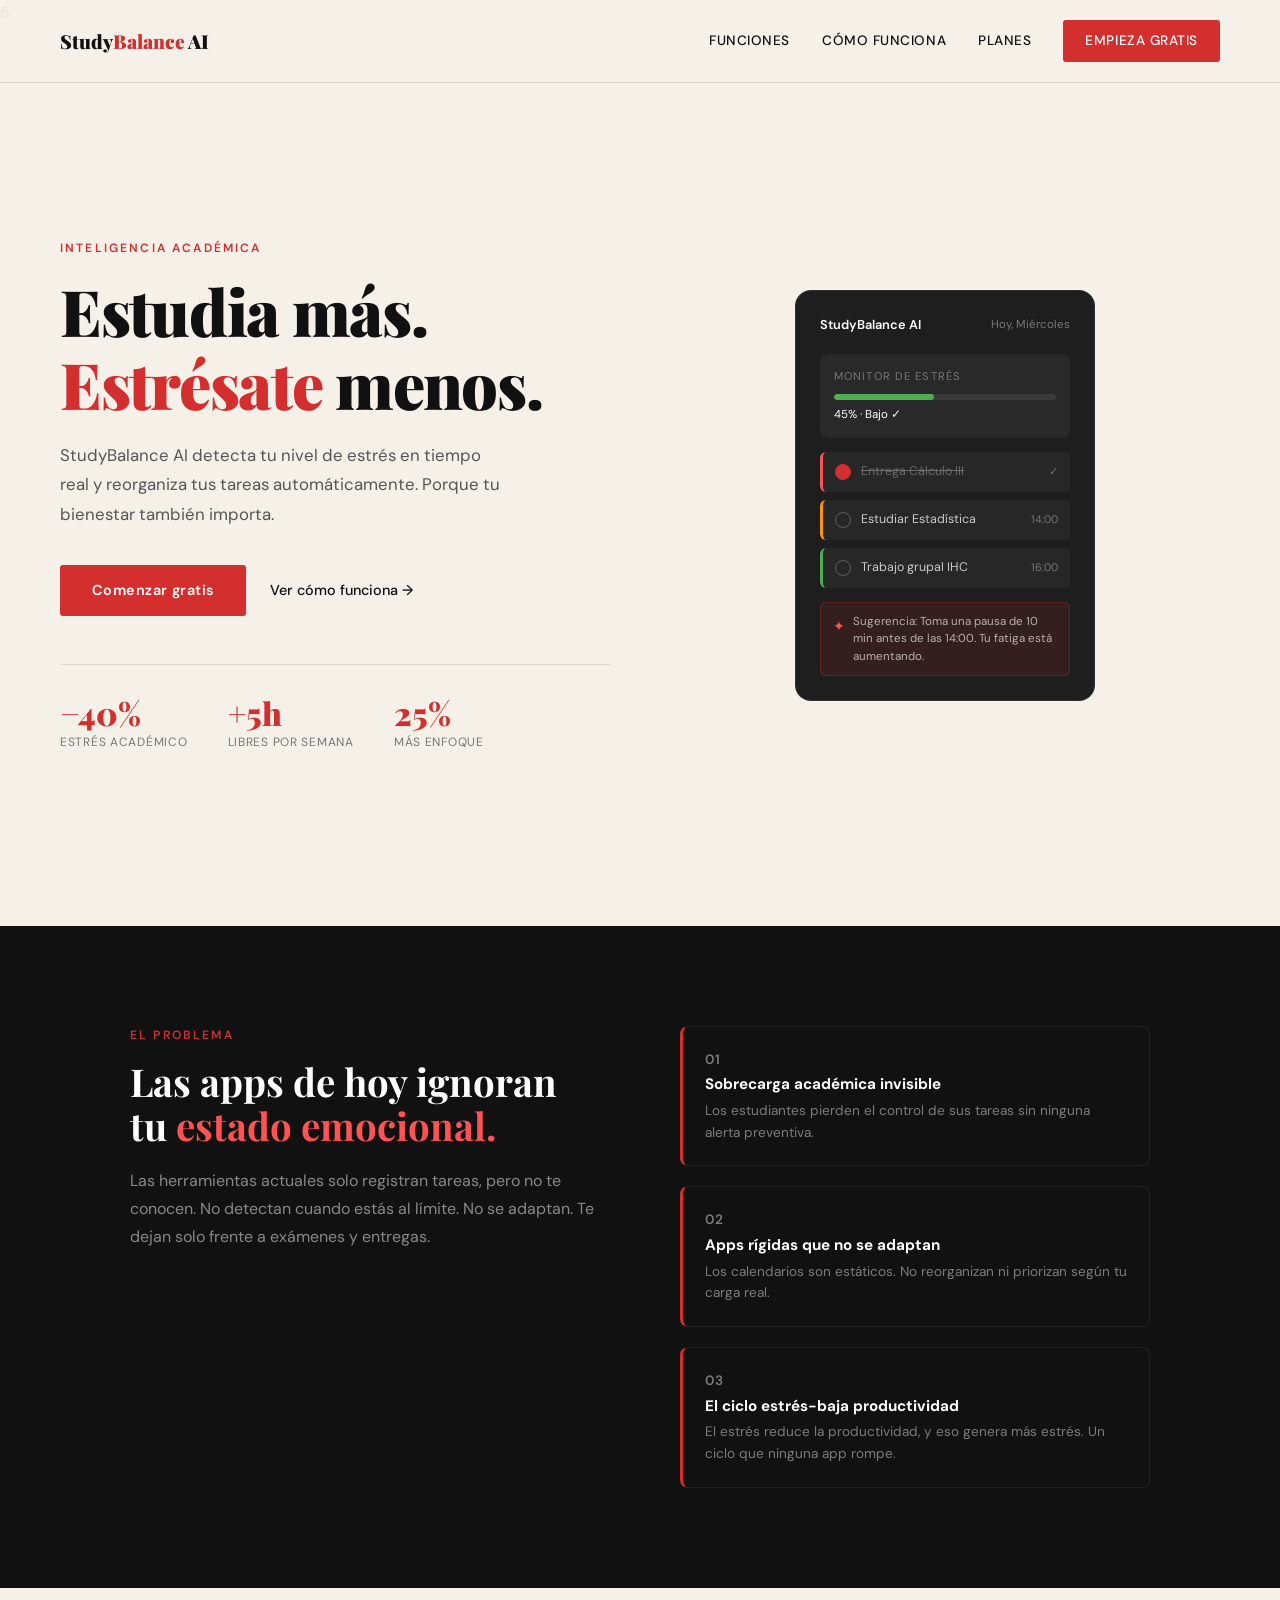
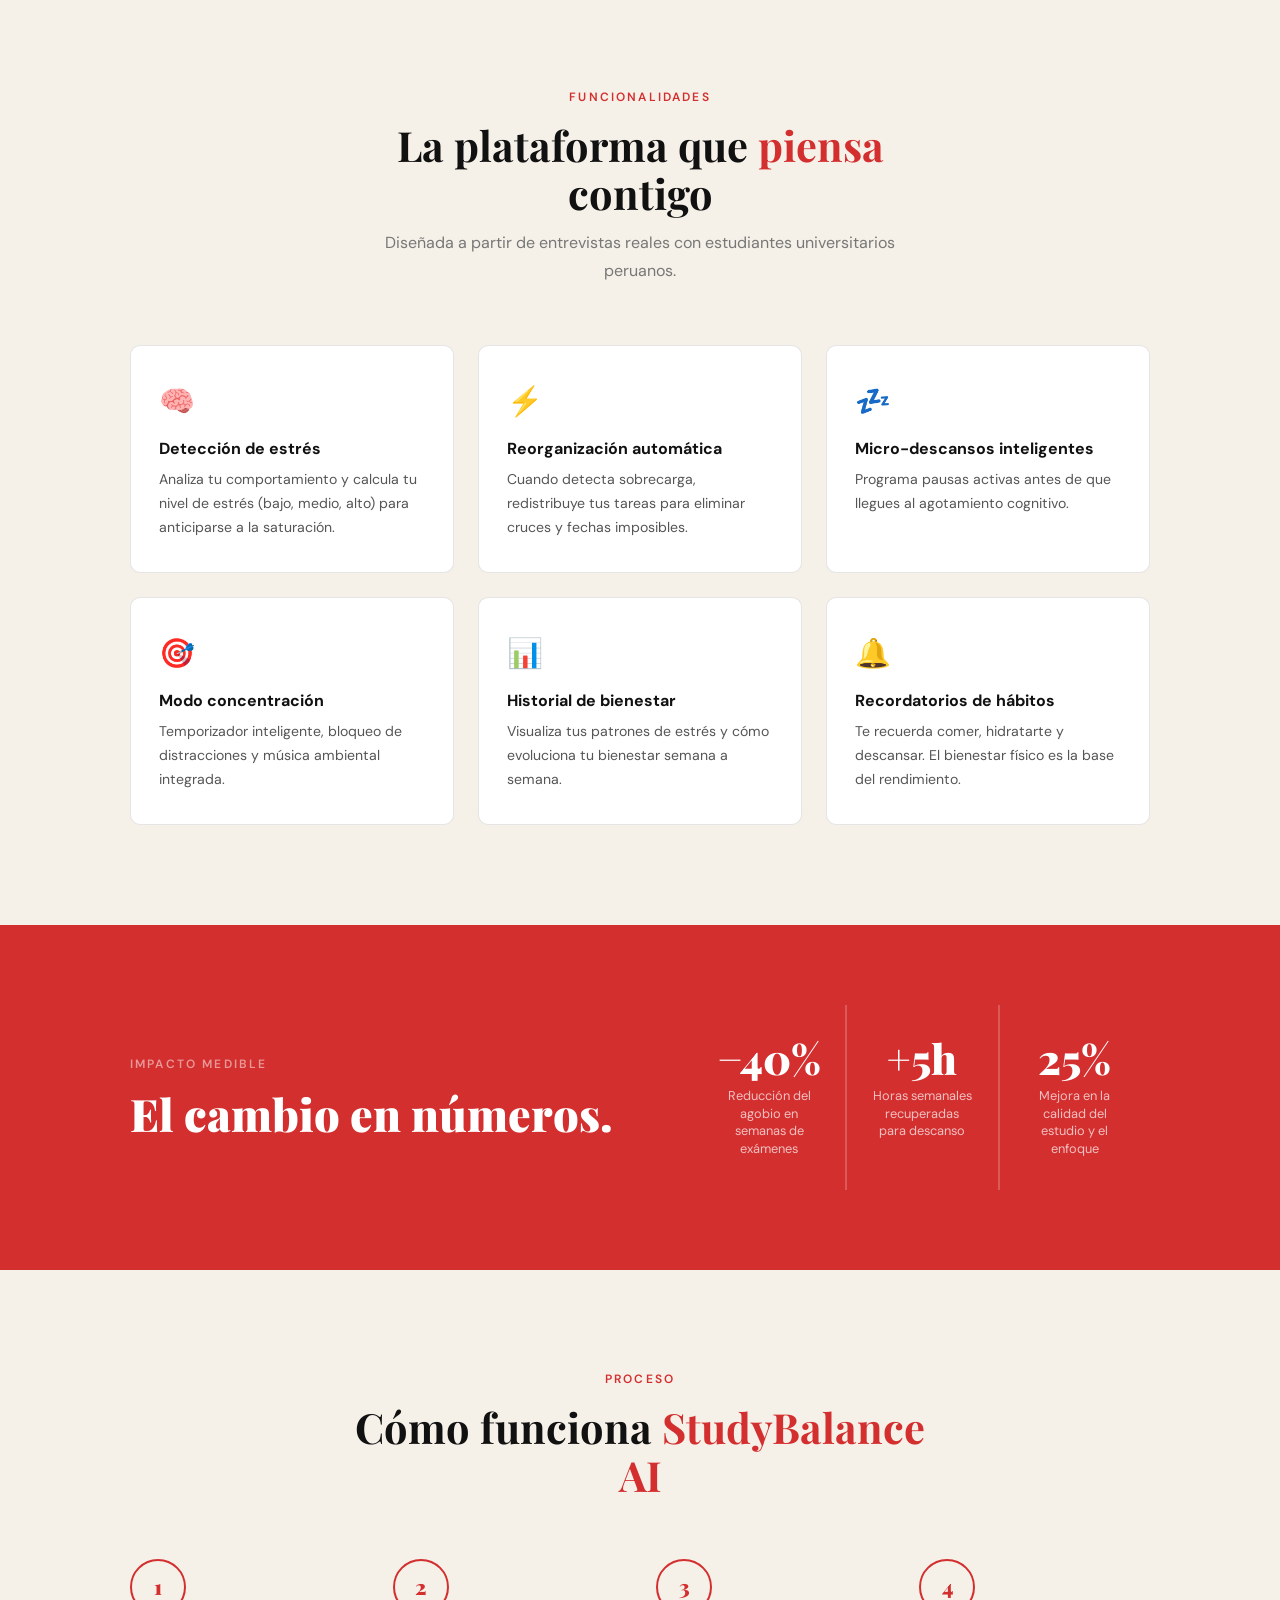
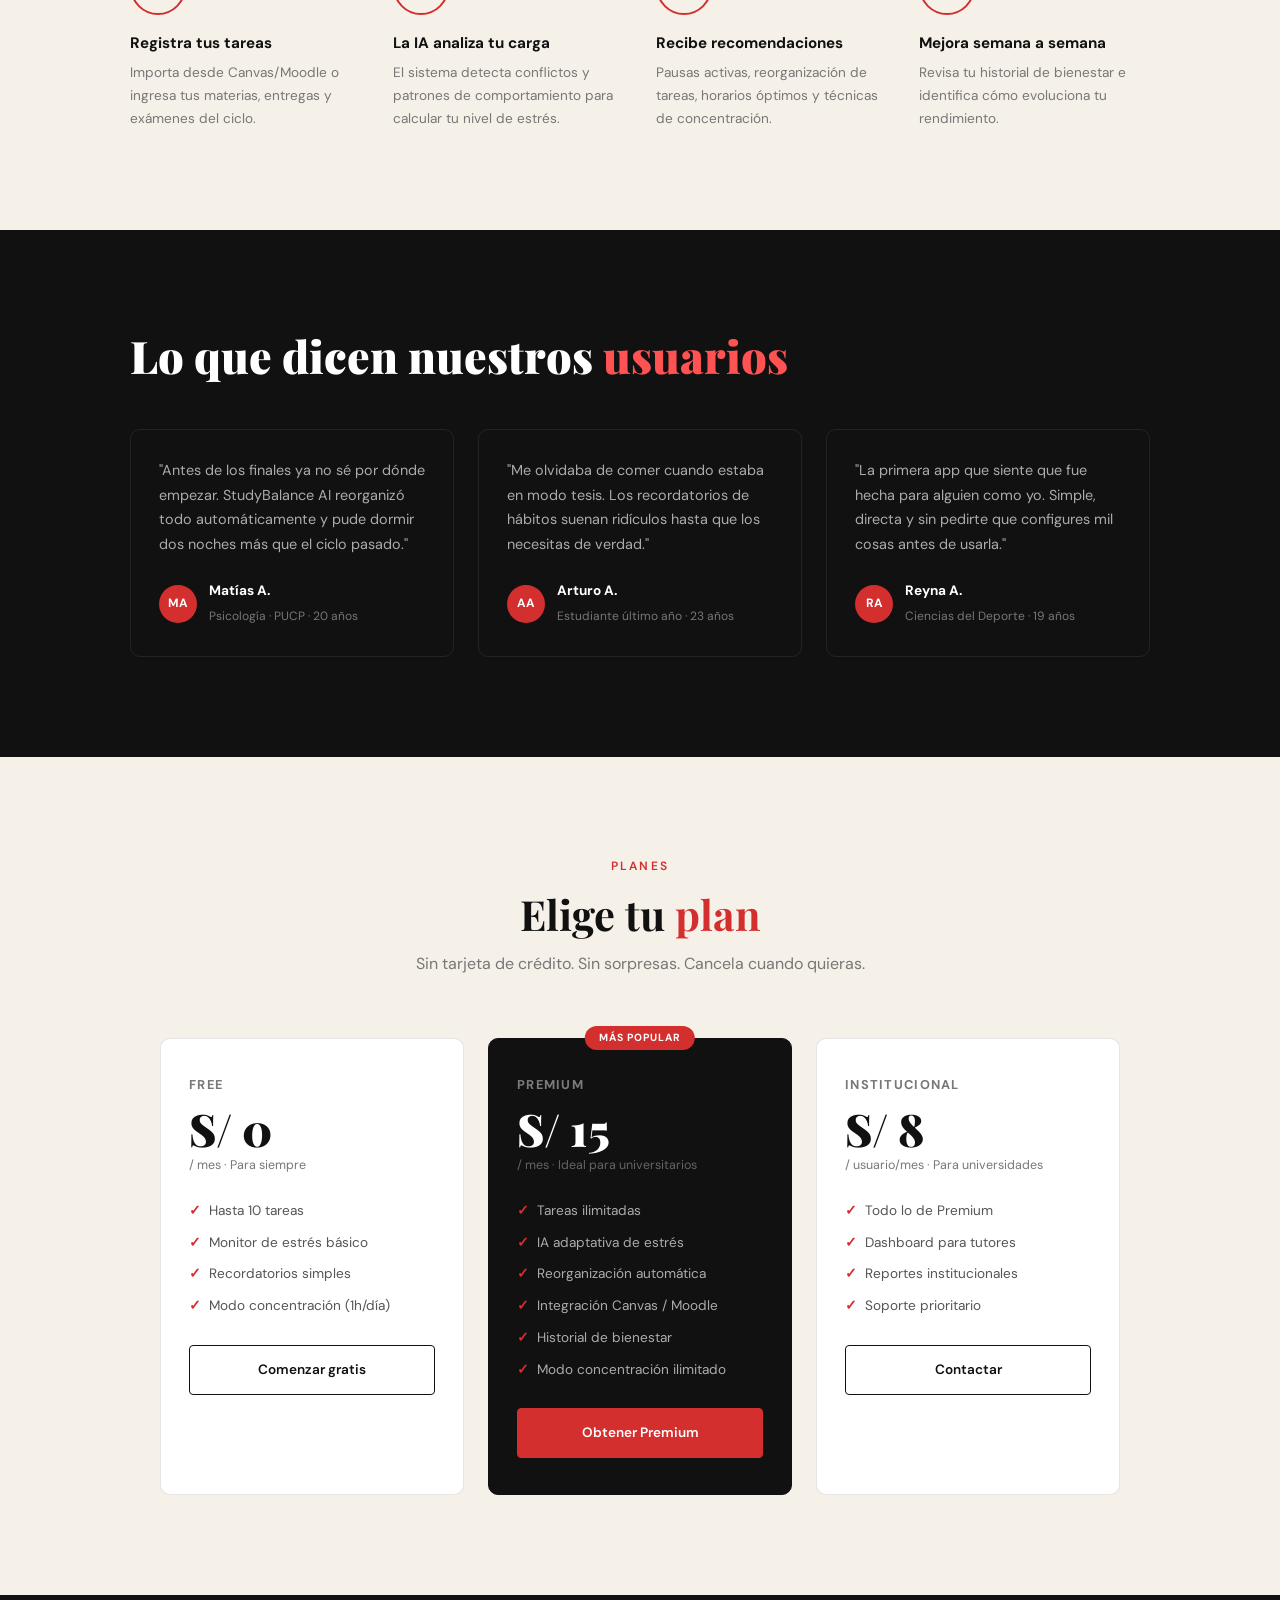
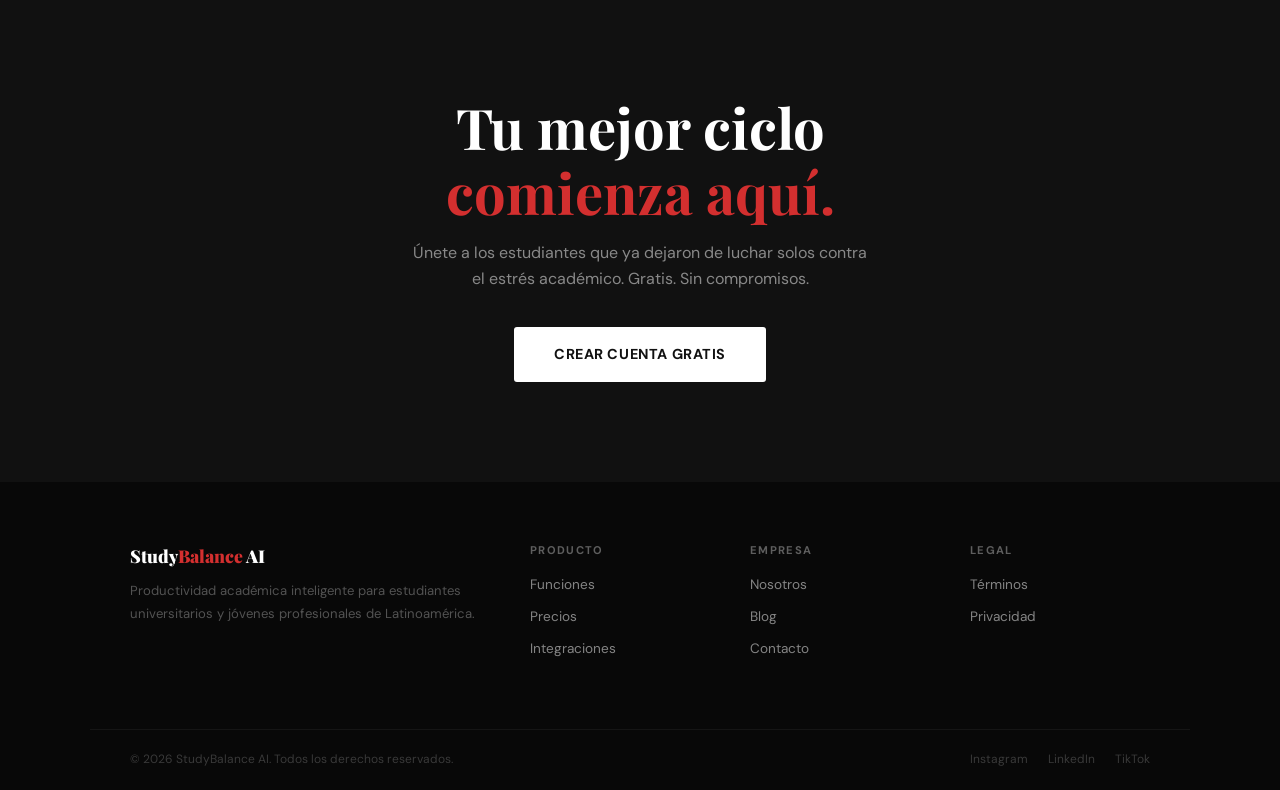
<file: index.html>
<!DOCTYPE html>
<html lang="es">
<head>
  <meta charset="UTF-8">
  <meta name="viewport" content="width=device-width, initial-scale=1.0">
  <title>StudyBalance AI</title>
  <link rel="stylesheet" href="public\assets\styles\styles.css">
  <link href="https://fonts.googleapis.com/css2?family=Playfair+Display:wght@700;900&family=DM+Sans:wght@300;400;600&display=swap" rel="stylesheet">
</head>
<body>
 
  <nav>
    <div class="nav-logo">Study<span>Balance</span> AI</div>
    <div class="nav-links">
      <a href="#funciones">Funciones</a>
      <a href="#como-funciona">Cómo funciona</a>
      <a href="#planes">Planes</a>
      <a href="#cta" class="btn-nav">Empieza gratis</a>
    </div>
  </nav>
 5
  <section class="hero">
    <div class="hero-texto">
      <p class="etiqueta">Inteligencia Académica</p>
      <h1>Estudia más.<br><span>Estrésate</span> menos.</h1>
      <p class="subtitulo">
        StudyBalance AI detecta tu nivel de estrés en tiempo real y reorganiza tus tareas automáticamente. Porque tu bienestar también importa.
      </p>
      <div class="hero-botones">
        <a href="#cta" class="btn-rojo">Comenzar gratis</a>
        <a href="#como-funciona" class="btn-link">Ver cómo funciona →</a>
      </div>
      <div class="hero-stats">
        <div class="stat">
          <span class="stat-num">−40%</span>
          <span class="stat-label">Estrés académico</span>
        </div>
        <div class="stat">
          <span class="stat-num">+5h</span>
          <span class="stat-label">Libres por semana</span>
        </div>
        <div class="stat">
          <span class="stat-num">25%</span>
          <span class="stat-label">Más enfoque</span>
        </div>
      </div>
    </div>
 
    <div class="hero-mockup">
      <div class="mockup-card">
        <div class="mockup-header">
          <span class="mockup-title">StudyBalance AI</span>
          <span class="mockup-fecha">Hoy, Miércoles</span>
        </div>
 
        <div class="estres-box">
          <p class="estres-label">Monitor de estrés</p>
          <div class="barra-wrap">
            <div class="barra"></div>
          </div>
          <p class="estres-val">45% · Bajo ✓</p>
        </div>
 
        <div class="tareas">
          <div class="tarea alta completada">
            <div class="check hecho"></div>
            <span class="tarea-texto tachado">Entrega Cálculo III</span>
            <span class="tarea-hora">✓</span>
          </div>
          <div class="tarea media">
            <div class="check"></div>
            <span class="tarea-texto">Estudiar Estadística</span>
            <span class="tarea-hora">14:00</span>
          </div>
          <div class="tarea baja">
            <div class="check"></div>
            <span class="tarea-texto">Trabajo grupal IHC</span>
            <span class="tarea-hora">16:00</span>
          </div>
        </div>
 
        <div class="ia-msg">
          <span>✦</span>
          <p>Sugerencia: Toma una pausa de 10 min antes de las 14:00. Tu fatiga está aumentando.</p>
        </div>
      </div>
    </div>
  </section>
 
  <section class="seccion-oscura" id="problema">
    <div class="contenedor">
      <div class="problema-grid">
        <div>
          <p class="etiqueta-roja">El problema</p>
          <h2>Las apps de hoy ignoran tu <span>estado emocional.</span></h2>
          <p class="texto-gris">
            Las herramientas actuales solo registran tareas, pero no te conocen. No detectan cuando estás al límite. No se adaptan. Te dejan solo frente a exámenes y entregas.
          </p>
        </div>
        <div class="problemas-lista">
          <div class="problema-item">
            <p class="prob-num">01</p>
            <h3>Sobrecarga académica invisible</h3>
            <p>Los estudiantes pierden el control de sus tareas sin ninguna alerta preventiva.</p>
          </div>
          <div class="problema-item">
            <p class="prob-num">02</p>
            <h3>Apps rígidas que no se adaptan</h3>
            <p>Los calendarios son estáticos. No reorganizan ni priorizan según tu carga real.</p>
          </div>
          <div class="problema-item">
            <p class="prob-num">03</p>
            <h3>El ciclo estrés-baja productividad</h3>
            <p>El estrés reduce la productividad, y eso genera más estrés. Un ciclo que ninguna app rompe.</p>
          </div>
        </div>
      </div>
    </div>
  </section>
 
  <section class="seccion-clara" id="funciones">
    <div class="contenedor">
      <div class="seccion-header">
        <p class="etiqueta-roja">Funcionalidades</p>
        <h2>La plataforma que <em>piensa</em> contigo</h2>
        <p class="texto-gris">Diseñada a partir de entrevistas reales con estudiantes universitarios peruanos.</p>
      </div>
      <div class="funciones-grid">
        <div class="funcion-card">
          <div class="funcion-icono">🧠</div>
          <h3>Detección de estrés</h3>
          <p>Analiza tu comportamiento y calcula tu nivel de estrés (bajo, medio, alto) para anticiparse a la saturación.</p>
        </div>
        <div class="funcion-card">
          <div class="funcion-icono">⚡</div>
          <h3>Reorganización automática</h3>
          <p>Cuando detecta sobrecarga, redistribuye tus tareas para eliminar cruces y fechas imposibles.</p>
        </div>
        <div class="funcion-card">
          <div class="funcion-icono">💤</div>
          <h3>Micro-descansos inteligentes</h3>
          <p>Programa pausas activas antes de que llegues al agotamiento cognitivo.</p>
        </div>
        <div class="funcion-card">
          <div class="funcion-icono">🎯</div>
          <h3>Modo concentración</h3>
          <p>Temporizador inteligente, bloqueo de distracciones y música ambiental integrada.</p>
        </div>
        <div class="funcion-card">
          <div class="funcion-icono">📊</div>
          <h3>Historial de bienestar</h3>
          <p>Visualiza tus patrones de estrés y cómo evoluciona tu bienestar semana a semana.</p>
        </div>
        <div class="funcion-card">
          <div class="funcion-icono">🔔</div>
          <h3>Recordatorios de hábitos</h3>
          <p>Te recuerda comer, hidratarte y descansar. El bienestar físico es la base del rendimiento.</p>
        </div>
      </div>
    </div>
  </section>
 
  <section class="seccion-roja">
    <div class="contenedor">
      <div class="impacto-grid">
        <div>
          <p class="etiqueta-blanca">Impacto medible</p>
          <h2 class="titulo-blanco">El cambio en números.</h2>
        </div>
        <div class="metricas">
          <div class="metrica">
            <span class="metrica-num">−40%</span>
            <span class="metrica-label">Reducción del agobio en semanas de exámenes</span>
          </div>
          <div class="metrica">
            <span class="metrica-num">+5h</span>
            <span class="metrica-label">Horas semanales recuperadas para descanso</span>
          </div>
          <div class="metrica">
            <span class="metrica-num">25%</span>
            <span class="metrica-label">Mejora en la calidad del estudio y el enfoque</span>
          </div>
        </div>
      </div>
    </div>
  </section>
 
  <section class="seccion-clara" id="como-funciona">
    <div class="contenedor">
      <div class="seccion-header">
        <p class="etiqueta-roja">Proceso</p>
        <h2>Cómo funciona <em>StudyBalance AI</em></h2>
      </div>
      <div class="pasos">
        <div class="paso">
          <div class="paso-num">1</div>
          <h3>Registra tus tareas</h3>
          <p>Importa desde Canvas/Moodle o ingresa tus materias, entregas y exámenes del ciclo.</p>
        </div>
        <div class="paso">
          <div class="paso-num">2</div>
          <h3>La IA analiza tu carga</h3>
          <p>El sistema detecta conflictos y patrones de comportamiento para calcular tu nivel de estrés.</p>
        </div>
        <div class="paso">
          <div class="paso-num">3</div>
          <h3>Recibe recomendaciones</h3>
          <p>Pausas activas, reorganización de tareas, horarios óptimos y técnicas de concentración.</p>
        </div>
        <div class="paso">
          <div class="paso-num">4</div>
          <h3>Mejora semana a semana</h3>
          <p>Revisa tu historial de bienestar e identifica cómo evoluciona tu rendimiento.</p>
        </div>
      </div>
    </div>
  </section>
 
  <section class="seccion-oscura" id="testimonios">
    <div class="contenedor">
      <h2 class="titulo-blanco" style="margin-bottom: 48px;">Lo que dicen nuestros <span style="color: #FF5252;">usuarios</span></h2>
      <div class="testimonios-grid">
        <div class="testimonio">
          <p>"Antes de los finales ya no sé por dónde empezar. StudyBalance AI reorganizó todo automáticamente y pude dormir dos noches más que el ciclo pasado."</p>
          <div class="autor">
            <div class="avatar">MA</div>
            <div>
              <strong>Matías A.</strong>
              <span>Psicología · PUCP · 20 años</span>
            </div>
          </div>
        </div>
        <div class="testimonio">
          <p>"Me olvidaba de comer cuando estaba en modo tesis. Los recordatorios de hábitos suenan ridículos hasta que los necesitas de verdad."</p>
          <div class="autor">
            <div class="avatar">AA</div>
            <div>
              <strong>Arturo A.</strong>
              <span>Estudiante último año · 23 años</span>
            </div>
          </div>
        </div>
        <div class="testimonio">
          <p>"La primera app que siente que fue hecha para alguien como yo. Simple, directa y sin pedirte que configures mil cosas antes de usarla."</p>
          <div class="autor">
            <div class="avatar">RA</div>
            <div>
              <strong>Reyna A.</strong>
              <span>Ciencias del Deporte · 19 años</span>
            </div>
          </div>
        </div>
      </div>
    </div>
  </section>
 
  <section class="seccion-clara" id="planes">
    <div class="contenedor">
      <div class="seccion-header">
        <p class="etiqueta-roja">Planes</p>
        <h2>Elige tu <em>plan</em></h2>
        <p class="texto-gris">Sin tarjeta de crédito. Sin sorpresas. Cancela cuando quieras.</p>
      </div>
      <div class="planes-grid">
        <div class="plan-card">
          <p class="plan-nombre">Free</p>
          <p class="plan-precio">S/ 0</p>
          <p class="plan-periodo">/ mes · Para siempre</p>
          <ul class="plan-lista">
            <li>Hasta 10 tareas</li>
            <li>Monitor de estrés básico</li>
            <li>Recordatorios simples</li>
            <li>Modo concentración (1h/día)</li>
          </ul>
          <a href="#cta" class="btn-plan">Comenzar gratis</a>
        </div>
        <div class="plan-card destacado">
          <div class="badge">Más popular</div>
          <p class="plan-nombre">Premium</p>
          <p class="plan-precio">S/ 15</p>
          <p class="plan-periodo">/ mes · Ideal para universitarios</p>
          <ul class="plan-lista">
            <li>Tareas ilimitadas</li>
            <li>IA adaptativa de estrés</li>
            <li>Reorganización automática</li>
            <li>Integración Canvas / Moodle</li>
            <li>Historial de bienestar</li>
            <li>Modo concentración ilimitado</li>
          </ul>
          <a href="#cta" class="btn-plan">Obtener Premium</a>
        </div>
        <div class="plan-card">
          <p class="plan-nombre">Institucional</p>
          <p class="plan-precio">S/ 8</p>
          <p class="plan-periodo">/ usuario/mes · Para universidades</p>
          <ul class="plan-lista">
            <li>Todo lo de Premium</li>
            <li>Dashboard para tutores</li>
            <li>Reportes institucionales</li>
            <li>Soporte prioritario</li>
          </ul>
          <a href="#cta" class="btn-plan">Contactar</a>
        </div>
      </div>
    </div>
  </section>
 
  <section class="seccion-cta" id="cta">
    <div class="contenedor cta-inner">
      <h2>Tu mejor ciclo<br><em>comienza aquí.</em></h2>
      <p>Únete a los estudiantes que ya dejaron de luchar solos contra el estrés académico. Gratis. Sin compromisos.</p>
      <a href="#" class="btn-blanco">Crear cuenta gratis</a>
    </div>
  </section>
 
  <footer>
    <div class="contenedor footer-inner">
      <div class="footer-brand">
        <p class="footer-logo">Study<span>Balance</span> AI</p>
        <p class="footer-desc">Productividad académica inteligente para estudiantes universitarios y jóvenes profesionales de Latinoamérica.</p>
      </div>
      <div class="footer-col">
        <h4>Producto</h4>
        <a href="#">Funciones</a>
        <a href="#">Precios</a>
        <a href="#">Integraciones</a>
      </div>
      <div class="footer-col">
        <h4>Empresa</h4>
        <a href="#">Nosotros</a>
        <a href="#">Blog</a>
        <a href="#">Contacto</a>
      </div>
      <div class="footer-col">
        <h4>Legal</h4>
        <a href="#">Términos</a>
        <a href="#">Privacidad</a>
      </div>
    </div>
    <div class="footer-bottom">
      <p>© 2026 StudyBalance AI. Todos los derechos reservados.</p>
      <div>
        <a href="#">Instagram</a>
        <a href="#">LinkedIn</a>
        <a href="#">TikTok</a>
      </div>
    </div>
  </footer>
 
  <script src="public\assets\scripts\script.js"></script>
</body>
</html>
</file>
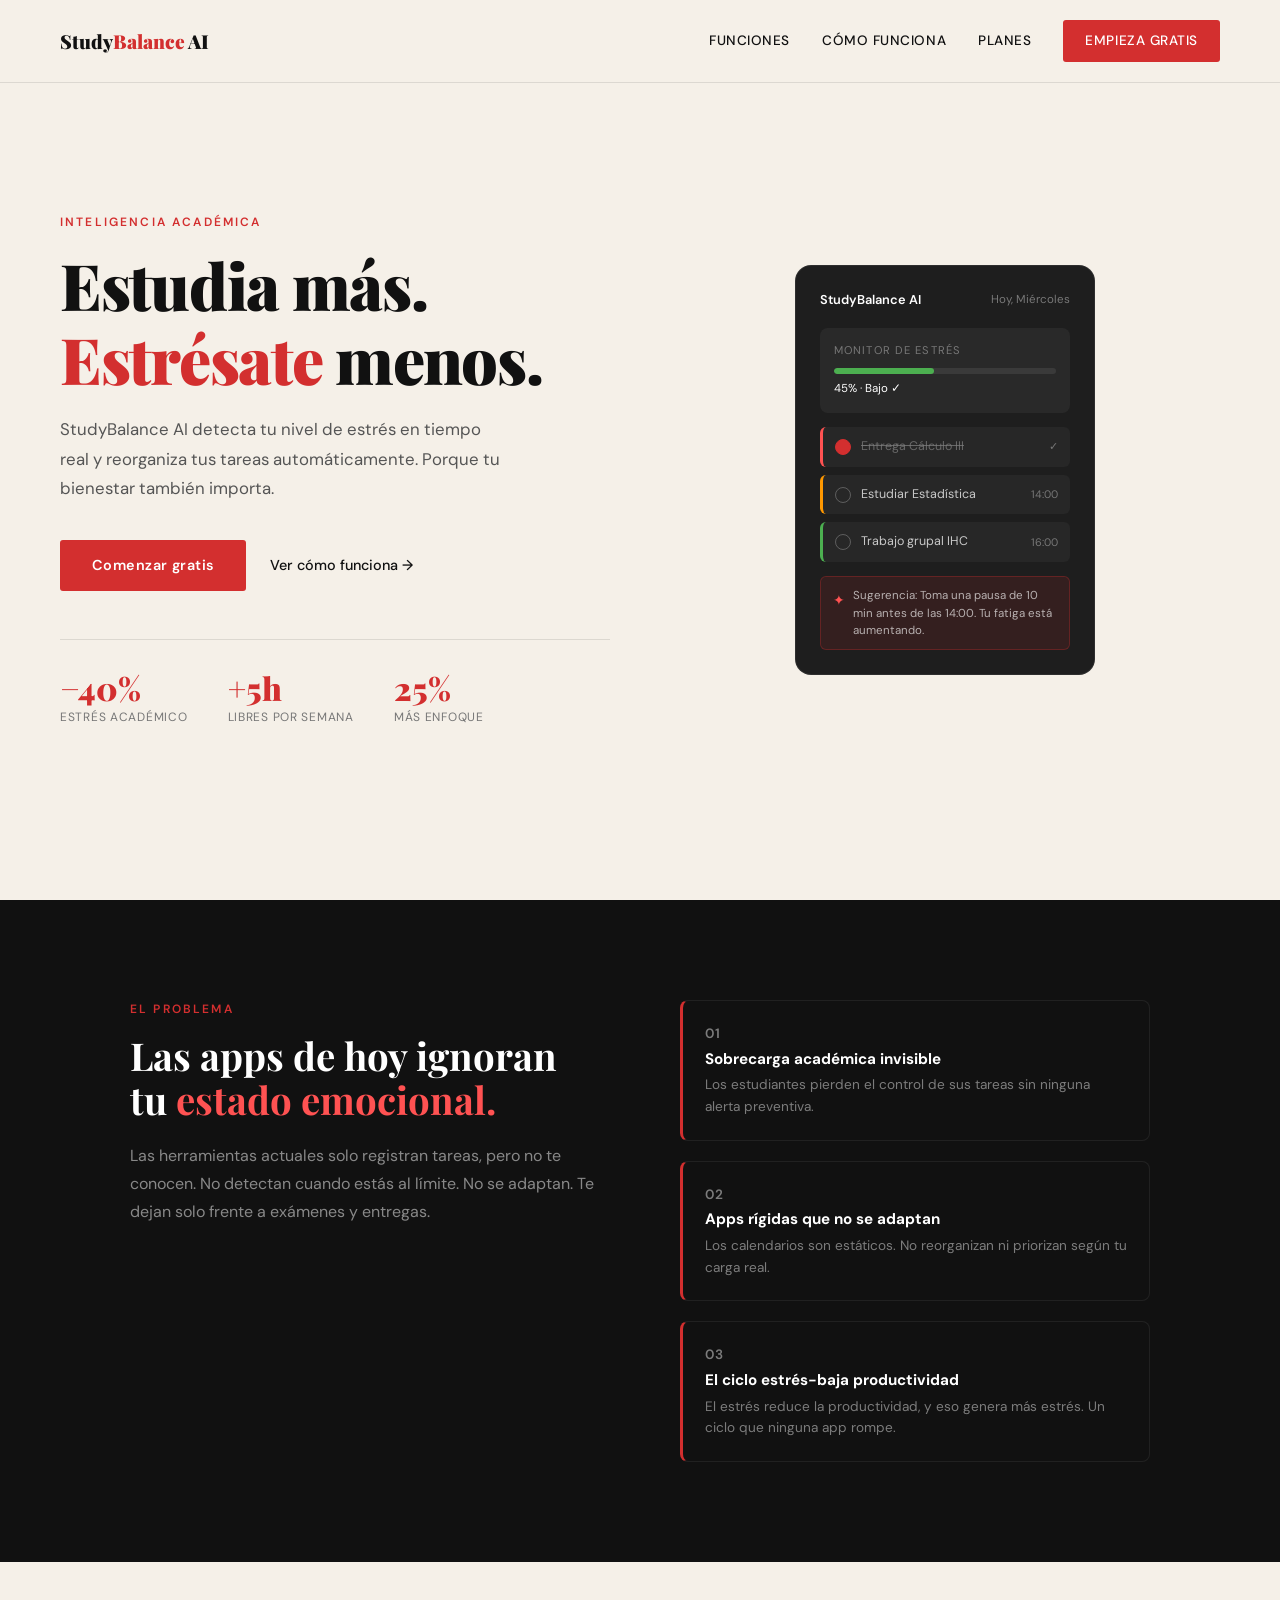
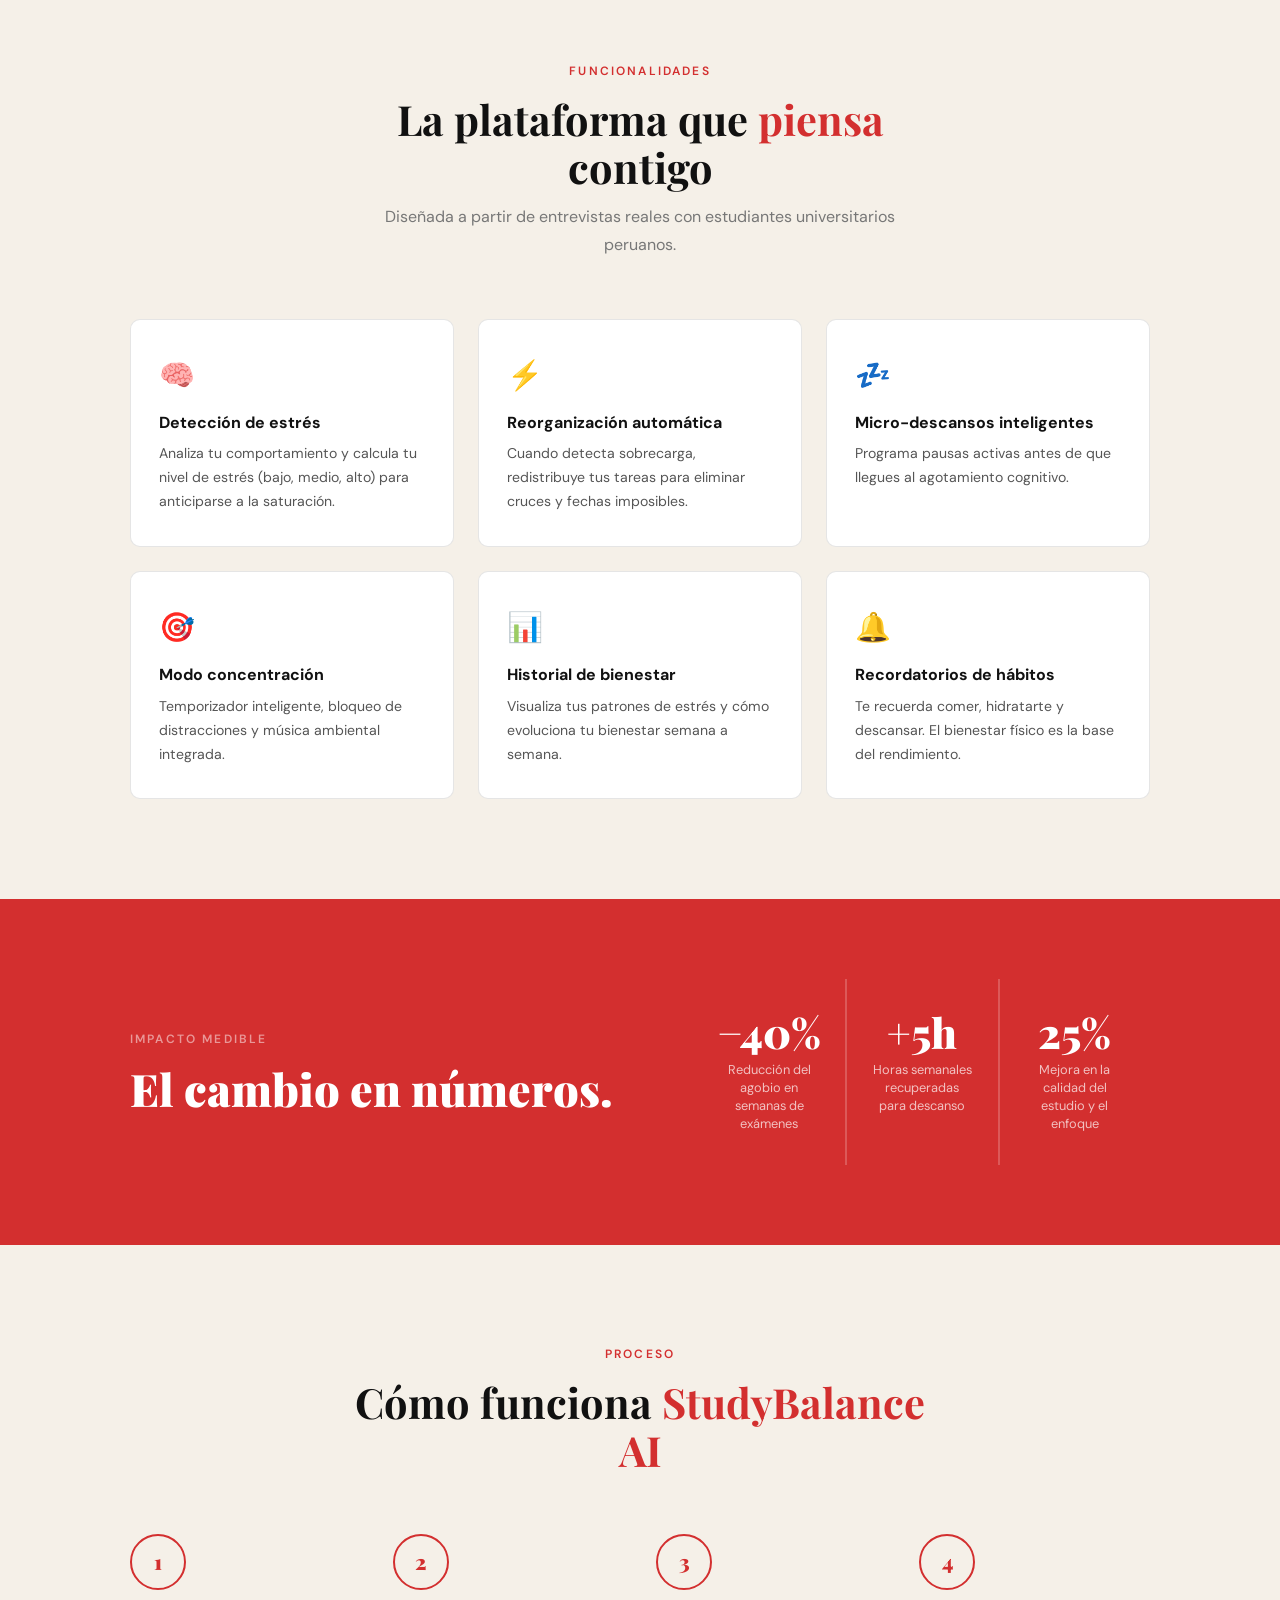
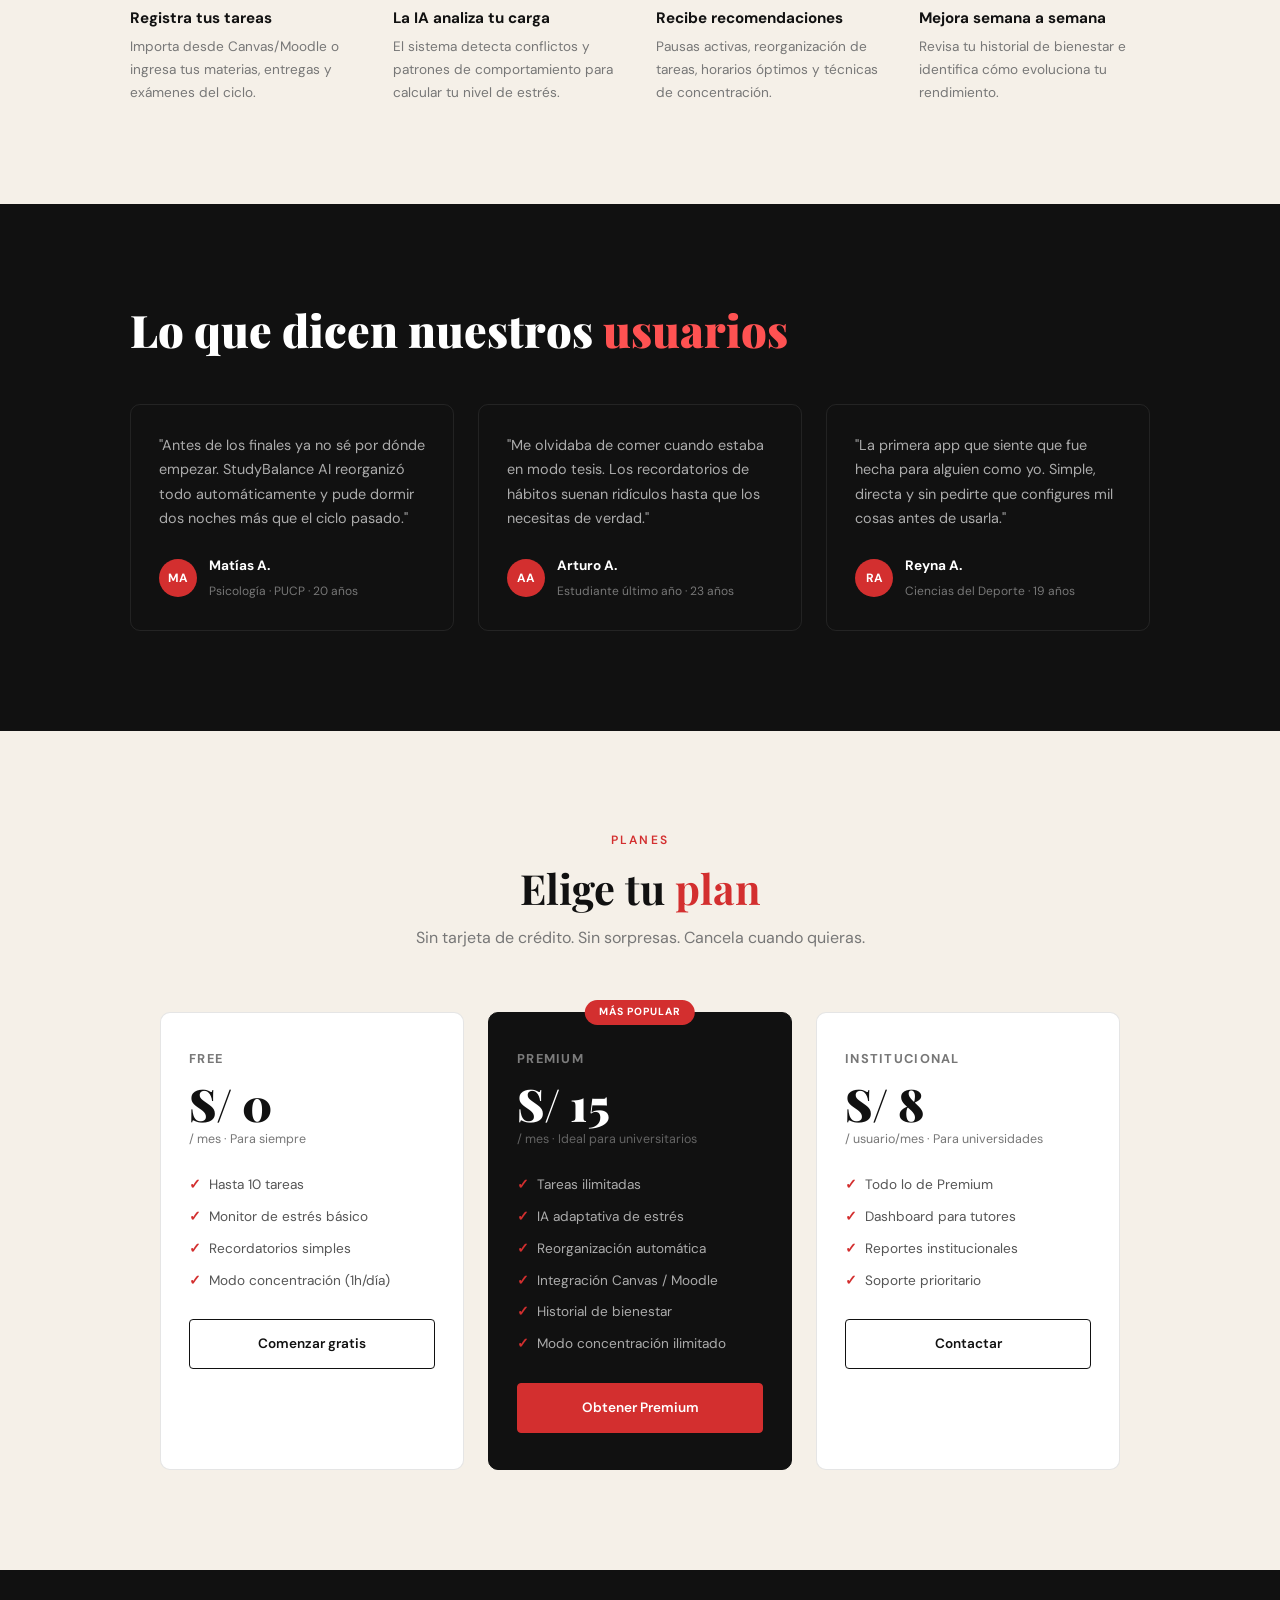
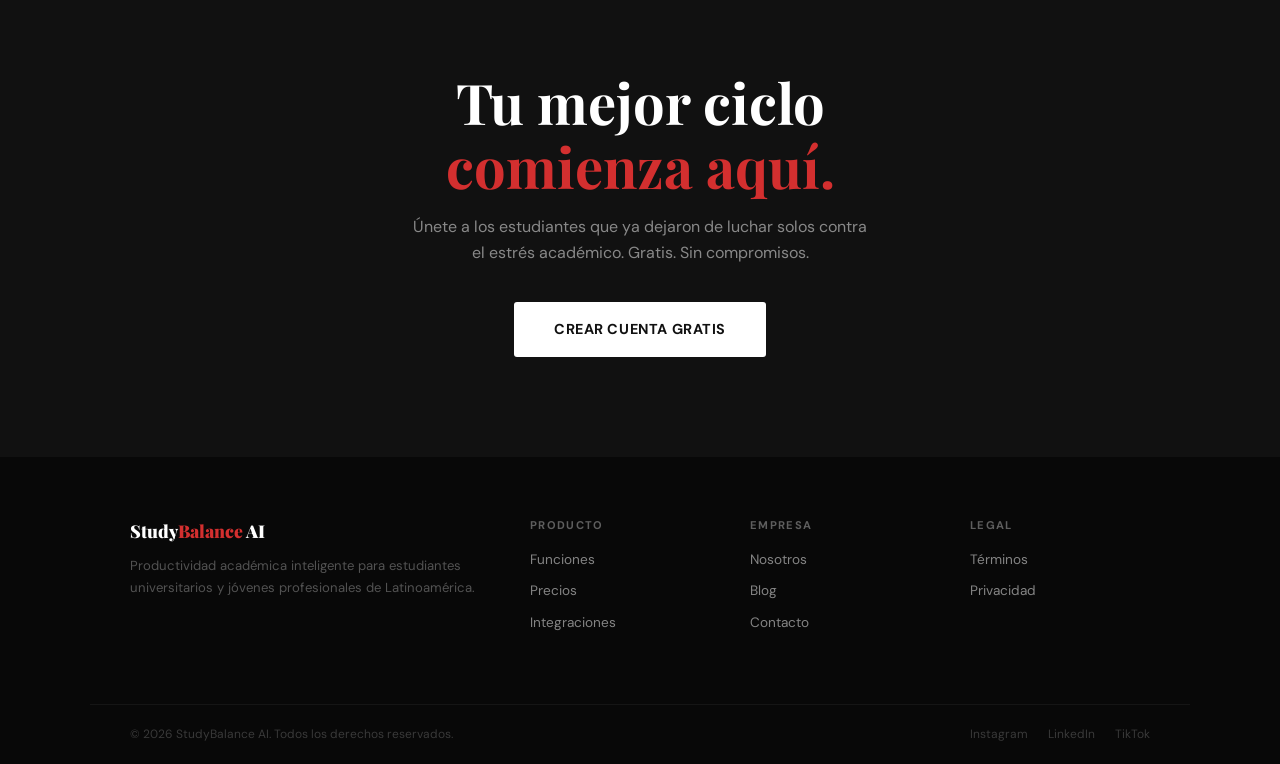
<file: Index.html>
<!DOCTYPE html>
<html lang="es">
<head>
  <meta charset="UTF-8">
  <meta name="viewport" content="width=device-width, initial-scale=1.0">
  <title>StudyBalance AI</title>
  <link rel="stylesheet" href="styles.css">
  <link href="https://fonts.googleapis.com/css2?family=Playfair+Display:wght@700;900&family=DM+Sans:wght@300;400;600&display=swap" rel="stylesheet">
</head>
<body>
 
  <nav>
    <div class="nav-logo">Study<span>Balance</span> AI</div>
    <div class="nav-links">
      <a href="#funciones">Funciones</a>
      <a href="#como-funciona">Cómo funciona</a>
      <a href="#planes">Planes</a>
      <a href="#cta" class="btn-nav">Empieza gratis</a>
    </div>
  </nav>
 
  <section class="hero">
    <div class="hero-texto">
      <p class="etiqueta">Inteligencia Académica</p>
      <h1>Estudia más.<br><span>Estrésate</span> menos.</h1>
      <p class="subtitulo">
        StudyBalance AI detecta tu nivel de estrés en tiempo real y reorganiza tus tareas automáticamente. Porque tu bienestar también importa.
      </p>
      <div class="hero-botones">
        <a href="#cta" class="btn-rojo">Comenzar gratis</a>
        <a href="#como-funciona" class="btn-link">Ver cómo funciona →</a>
      </div>
      <div class="hero-stats">
        <div class="stat">
          <span class="stat-num">−40%</span>
          <span class="stat-label">Estrés académico</span>
        </div>
        <div class="stat">
          <span class="stat-num">+5h</span>
          <span class="stat-label">Libres por semana</span>
        </div>
        <div class="stat">
          <span class="stat-num">25%</span>
          <span class="stat-label">Más enfoque</span>
        </div>
      </div>
    </div>
 
    <div class="hero-mockup">
      <div class="mockup-card">
        <div class="mockup-header">
          <span class="mockup-title">StudyBalance AI</span>
          <span class="mockup-fecha">Hoy, Miércoles</span>
        </div>
 
        <div class="estres-box">
          <p class="estres-label">Monitor de estrés</p>
          <div class="barra-wrap">
            <div class="barra"></div>
          </div>
          <p class="estres-val">45% · Bajo ✓</p>
        </div>
 
        <div class="tareas">
          <div class="tarea alta completada">
            <div class="check hecho"></div>
            <span class="tarea-texto tachado">Entrega Cálculo III</span>
            <span class="tarea-hora">✓</span>
          </div>
          <div class="tarea media">
            <div class="check"></div>
            <span class="tarea-texto">Estudiar Estadística</span>
            <span class="tarea-hora">14:00</span>
          </div>
          <div class="tarea baja">
            <div class="check"></div>
            <span class="tarea-texto">Trabajo grupal IHC</span>
            <span class="tarea-hora">16:00</span>
          </div>
        </div>
 
        <div class="ia-msg">
          <span>✦</span>
          <p>Sugerencia: Toma una pausa de 10 min antes de las 14:00. Tu fatiga está aumentando.</p>
        </div>
      </div>
    </div>
  </section>
 
  <section class="seccion-oscura" id="problema">
    <div class="contenedor">
      <div class="problema-grid">
        <div>
          <p class="etiqueta-roja">El problema</p>
          <h2>Las apps de hoy ignoran tu <span>estado emocional.</span></h2>
          <p class="texto-gris">
            Las herramientas actuales solo registran tareas, pero no te conocen. No detectan cuando estás al límite. No se adaptan. Te dejan solo frente a exámenes y entregas.
          </p>
        </div>
        <div class="problemas-lista">
          <div class="problema-item">
            <p class="prob-num">01</p>
            <h3>Sobrecarga académica invisible</h3>
            <p>Los estudiantes pierden el control de sus tareas sin ninguna alerta preventiva.</p>
          </div>
          <div class="problema-item">
            <p class="prob-num">02</p>
            <h3>Apps rígidas que no se adaptan</h3>
            <p>Los calendarios son estáticos. No reorganizan ni priorizan según tu carga real.</p>
          </div>
          <div class="problema-item">
            <p class="prob-num">03</p>
            <h3>El ciclo estrés-baja productividad</h3>
            <p>El estrés reduce la productividad, y eso genera más estrés. Un ciclo que ninguna app rompe.</p>
          </div>
        </div>
      </div>
    </div>
  </section>
 
  <section class="seccion-clara" id="funciones">
    <div class="contenedor">
      <div class="seccion-header">
        <p class="etiqueta-roja">Funcionalidades</p>
        <h2>La plataforma que <em>piensa</em> contigo</h2>
        <p class="texto-gris">Diseñada a partir de entrevistas reales con estudiantes universitarios peruanos.</p>
      </div>
      <div class="funciones-grid">
        <div class="funcion-card">
          <div class="funcion-icono">🧠</div>
          <h3>Detección de estrés</h3>
          <p>Analiza tu comportamiento y calcula tu nivel de estrés (bajo, medio, alto) para anticiparse a la saturación.</p>
        </div>
        <div class="funcion-card">
          <div class="funcion-icono">⚡</div>
          <h3>Reorganización automática</h3>
          <p>Cuando detecta sobrecarga, redistribuye tus tareas para eliminar cruces y fechas imposibles.</p>
        </div>
        <div class="funcion-card">
          <div class="funcion-icono">💤</div>
          <h3>Micro-descansos inteligentes</h3>
          <p>Programa pausas activas antes de que llegues al agotamiento cognitivo.</p>
        </div>
        <div class="funcion-card">
          <div class="funcion-icono">🎯</div>
          <h3>Modo concentración</h3>
          <p>Temporizador inteligente, bloqueo de distracciones y música ambiental integrada.</p>
        </div>
        <div class="funcion-card">
          <div class="funcion-icono">📊</div>
          <h3>Historial de bienestar</h3>
          <p>Visualiza tus patrones de estrés y cómo evoluciona tu bienestar semana a semana.</p>
        </div>
        <div class="funcion-card">
          <div class="funcion-icono">🔔</div>
          <h3>Recordatorios de hábitos</h3>
          <p>Te recuerda comer, hidratarte y descansar. El bienestar físico es la base del rendimiento.</p>
        </div>
      </div>
    </div>
  </section>
 
  <section class="seccion-roja">
    <div class="contenedor">
      <div class="impacto-grid">
        <div>
          <p class="etiqueta-blanca">Impacto medible</p>
          <h2 class="titulo-blanco">El cambio en números.</h2>
        </div>
        <div class="metricas">
          <div class="metrica">
            <span class="metrica-num">−40%</span>
            <span class="metrica-label">Reducción del agobio en semanas de exámenes</span>
          </div>
          <div class="metrica">
            <span class="metrica-num">+5h</span>
            <span class="metrica-label">Horas semanales recuperadas para descanso</span>
          </div>
          <div class="metrica">
            <span class="metrica-num">25%</span>
            <span class="metrica-label">Mejora en la calidad del estudio y el enfoque</span>
          </div>
        </div>
      </div>
    </div>
  </section>
 
  <section class="seccion-clara" id="como-funciona">
    <div class="contenedor">
      <div class="seccion-header">
        <p class="etiqueta-roja">Proceso</p>
        <h2>Cómo funciona <em>StudyBalance AI</em></h2>
      </div>
      <div class="pasos">
        <div class="paso">
          <div class="paso-num">1</div>
          <h3>Registra tus tareas</h3>
          <p>Importa desde Canvas/Moodle o ingresa tus materias, entregas y exámenes del ciclo.</p>
        </div>
        <div class="paso">
          <div class="paso-num">2</div>
          <h3>La IA analiza tu carga</h3>
          <p>El sistema detecta conflictos y patrones de comportamiento para calcular tu nivel de estrés.</p>
        </div>
        <div class="paso">
          <div class="paso-num">3</div>
          <h3>Recibe recomendaciones</h3>
          <p>Pausas activas, reorganización de tareas, horarios óptimos y técnicas de concentración.</p>
        </div>
        <div class="paso">
          <div class="paso-num">4</div>
          <h3>Mejora semana a semana</h3>
          <p>Revisa tu historial de bienestar e identifica cómo evoluciona tu rendimiento.</p>
        </div>
      </div>
    </div>
  </section>
 
  <section class="seccion-oscura" id="testimonios">
    <div class="contenedor">
      <h2 class="titulo-blanco" style="margin-bottom: 48px;">Lo que dicen nuestros <span style="color: #FF5252;">usuarios</span></h2>
      <div class="testimonios-grid">
        <div class="testimonio">
          <p>"Antes de los finales ya no sé por dónde empezar. StudyBalance AI reorganizó todo automáticamente y pude dormir dos noches más que el ciclo pasado."</p>
          <div class="autor">
            <div class="avatar">MA</div>
            <div>
              <strong>Matías A.</strong>
              <span>Psicología · PUCP · 20 años</span>
            </div>
          </div>
        </div>
        <div class="testimonio">
          <p>"Me olvidaba de comer cuando estaba en modo tesis. Los recordatorios de hábitos suenan ridículos hasta que los necesitas de verdad."</p>
          <div class="autor">
            <div class="avatar">AA</div>
            <div>
              <strong>Arturo A.</strong>
              <span>Estudiante último año · 23 años</span>
            </div>
          </div>
        </div>
        <div class="testimonio">
          <p>"La primera app que siente que fue hecha para alguien como yo. Simple, directa y sin pedirte que configures mil cosas antes de usarla."</p>
          <div class="autor">
            <div class="avatar">RA</div>
            <div>
              <strong>Reyna A.</strong>
              <span>Ciencias del Deporte · 19 años</span>
            </div>
          </div>
        </div>
      </div>
    </div>
  </section>
 
  <section class="seccion-clara" id="planes">
    <div class="contenedor">
      <div class="seccion-header">
        <p class="etiqueta-roja">Planes</p>
        <h2>Elige tu <em>plan</em></h2>
        <p class="texto-gris">Sin tarjeta de crédito. Sin sorpresas. Cancela cuando quieras.</p>
      </div>
      <div class="planes-grid">
        <div class="plan-card">
          <p class="plan-nombre">Free</p>
          <p class="plan-precio">S/ 0</p>
          <p class="plan-periodo">/ mes · Para siempre</p>
          <ul class="plan-lista">
            <li>Hasta 10 tareas</li>
            <li>Monitor de estrés básico</li>
            <li>Recordatorios simples</li>
            <li>Modo concentración (1h/día)</li>
          </ul>
          <a href="#cta" class="btn-plan">Comenzar gratis</a>
        </div>
        <div class="plan-card destacado">
          <div class="badge">Más popular</div>
          <p class="plan-nombre">Premium</p>
          <p class="plan-precio">S/ 15</p>
          <p class="plan-periodo">/ mes · Ideal para universitarios</p>
          <ul class="plan-lista">
            <li>Tareas ilimitadas</li>
            <li>IA adaptativa de estrés</li>
            <li>Reorganización automática</li>
            <li>Integración Canvas / Moodle</li>
            <li>Historial de bienestar</li>
            <li>Modo concentración ilimitado</li>
          </ul>
          <a href="#cta" class="btn-plan">Obtener Premium</a>
        </div>
        <div class="plan-card">
          <p class="plan-nombre">Institucional</p>
          <p class="plan-precio">S/ 8</p>
          <p class="plan-periodo">/ usuario/mes · Para universidades</p>
          <ul class="plan-lista">
            <li>Todo lo de Premium</li>
            <li>Dashboard para tutores</li>
            <li>Reportes institucionales</li>
            <li>Soporte prioritario</li>
          </ul>
          <a href="#cta" class="btn-plan">Contactar</a>
        </div>
      </div>
    </div>
  </section>
 
  <section class="seccion-cta" id="cta">
    <div class="contenedor cta-inner">
      <h2>Tu mejor ciclo<br><em>comienza aquí.</em></h2>
      <p>Únete a los estudiantes que ya dejaron de luchar solos contra el estrés académico. Gratis. Sin compromisos.</p>
      <a href="#" class="btn-blanco">Crear cuenta gratis</a>
    </div>
  </section>
 
  <footer>
    <div class="contenedor footer-inner">
      <div class="footer-brand">
        <p class="footer-logo">Study<span>Balance</span> AI</p>
        <p class="footer-desc">Productividad académica inteligente para estudiantes universitarios y jóvenes profesionales de Latinoamérica.</p>
      </div>
      <div class="footer-col">
        <h4>Producto</h4>
        <a href="#">Funciones</a>
        <a href="#">Precios</a>
        <a href="#">Integraciones</a>
      </div>
      <div class="footer-col">
        <h4>Empresa</h4>
        <a href="#">Nosotros</a>
        <a href="#">Blog</a>
        <a href="#">Contacto</a>
      </div>
      <div class="footer-col">
        <h4>Legal</h4>
        <a href="#">Términos</a>
        <a href="#">Privacidad</a>
      </div>
    </div>
    <div class="footer-bottom">
      <p>© 2026 StudyBalance AI. Todos los derechos reservados.</p>
      <div>
        <a href="#">Instagram</a>
        <a href="#">LinkedIn</a>
        <a href="#">TikTok</a>
      </div>
    </div>
  </footer>
 
  <script src="script.js"></script>
</body>
</html>
</file>
<file: styles.css>
/* ─────────────────────────────────────
   VARIABLES Y RESET
───────────────────────────────────── */
:root {
  --rojo: #D32F2F;
  --rojo-oscuro: #8B0000;
  --rojo-claro: #FF5252;
  --negro: #111111;
  --negro-suave: #1E1E1E;
  --crema: #F5F0E8;
  --blanco: #FFFFFF;
  --gris: #777777;
  --borde: rgba(0, 0, 0, 0.1);
}

* {
  box-sizing: border-box;
  margin: 0;
  padding: 0;
}

body {
  font-family: 'DM Sans', sans-serif;
  background-color: var(--crema);
  color: var(--negro);
  font-size: 16px;
  line-height: 1.6;
}

h1, h2, h3 {
  font-family: 'Playfair Display', serif;
  line-height: 1.15;
}

em {
  font-style: normal;
  color: var(--rojo);
}

a {
  text-decoration: none;
  color: inherit;
}

ul {
  list-style: none;
}

img {
  max-width: 100%;
}


/* ─────────────────────────────────────
   UTILIDADES
───────────────────────────────────── */
.contenedor {
  max-width: 1100px;
  margin: 0 auto;
  padding: 0 40px;
}

.etiqueta {
  font-size: 0.75rem;
  letter-spacing: 0.18em;
  text-transform: uppercase;
  color: var(--rojo);
  margin-bottom: 16px;
  font-weight: 600;
}

.etiqueta-roja {
  font-size: 0.75rem;
  letter-spacing: 0.18em;
  text-transform: uppercase;
  color: var(--rojo);
  margin-bottom: 14px;
  font-weight: 600;
}

.etiqueta-blanca {
  font-size: 0.75rem;
  letter-spacing: 0.18em;
  text-transform: uppercase;
  color: rgba(255, 255, 255, 0.5);
  margin-bottom: 14px;
  font-weight: 600;
}

.texto-gris {
  color: var(--gris);
  font-size: 1rem;
  line-height: 1.75;
}

.seccion-header {
  text-align: center;
  max-width: 580px;
  margin: 0 auto 60px auto;
}

.seccion-header h2 {
  font-size: 2.6rem;
  margin-bottom: 12px;
}


/* ─────────────────────────────────────
   NAVEGACIÓN
───────────────────────────────────── */
nav {
  position: fixed;
  top: 0;
  left: 0;
  right: 0;
  z-index: 100;
  display: flex;
  align-items: center;
  justify-content: space-between;
  padding: 20px 60px;
  background-color: rgba(245, 240, 232, 0.95);
  border-bottom: 1px solid var(--borde);
}

.nav-logo {
  font-family: 'Playfair Display', serif;
  font-size: 1.2rem;
  font-weight: 900;
  color: var(--negro);
}

.nav-logo span {
  color: var(--rojo);
}

.nav-links {
  display: flex;
  align-items: center;
  gap: 32px;
}

.nav-links a {
  font-size: 0.85rem;
  font-weight: 500;
  color: var(--negro);
  letter-spacing: 0.04em;
  text-transform: uppercase;
}

.nav-links a:hover {
  color: var(--rojo);
}

.btn-nav {
  background-color: var(--rojo);
  color: var(--blanco) !important;
  padding: 10px 22px;
  border-radius: 3px;
  font-weight: 600;
}

.btn-nav:hover {
  background-color: var(--rojo-oscuro);
}


/* ─────────────────────────────────────
   HERO
───────────────────────────────────── */
.hero {
  display: grid;
  grid-template-columns: 1fr 1fr;
  gap: 60px;
  min-height: 100vh;
  align-items: center;
  padding: 120px 60px 80px 60px;
  background-color: var(--crema);
}

.hero-texto h1 {
  font-size: 4rem;
  font-weight: 900;
  margin-bottom: 20px;
  letter-spacing: -0.02em;
}

.hero-texto h1 span {
  color: var(--rojo);
}

.subtitulo {
  font-size: 1.05rem;
  color: #555;
  max-width: 440px;
  margin-bottom: 36px;
  line-height: 1.75;
}

.hero-botones {
  display: flex;
  gap: 24px;
  align-items: center;
  margin-bottom: 48px;
}

.btn-rojo {
  background-color: var(--rojo);
  color: var(--blanco);
  padding: 14px 32px;
  border-radius: 3px;
  font-weight: 600;
  font-size: 0.9rem;
  letter-spacing: 0.03em;
}

.btn-rojo:hover {
  background-color: var(--rojo-oscuro);
}

.btn-link {
  font-size: 0.9rem;
  color: var(--negro);
  font-weight: 500;
}

.btn-link:hover {
  color: var(--rojo);
}

.hero-stats {
  display: flex;
  gap: 40px;
  padding-top: 32px;
  border-top: 1px solid var(--borde);
}

.stat {
  display: flex;
  flex-direction: column;
}

.stat-num {
  font-family: 'Playfair Display', serif;
  font-size: 2rem;
  font-weight: 900;
  color: var(--rojo);
  line-height: 1;
}

.stat-label {
  font-size: 0.75rem;
  color: var(--gris);
  text-transform: uppercase;
  letter-spacing: 0.06em;
  margin-top: 4px;
}


/* ─── Mockup de la app ─── */
.hero-mockup {
  display: flex;
  justify-content: center;
  align-items: center;
}

.mockup-card {
  background-color: var(--negro-suave);
  border-radius: 16px;
  padding: 24px;
  width: 300px;
  border: 1px solid rgba(255, 255, 255, 0.07);
}

.mockup-header {
  display: flex;
  justify-content: space-between;
  align-items: center;
  margin-bottom: 18px;
}

.mockup-title {
  color: var(--blanco);
  font-size: 0.8rem;
  font-weight: 600;
}

.mockup-fecha {
  color: var(--gris);
  font-size: 0.72rem;
}

.estres-box {
  background-color: rgba(255, 255, 255, 0.05);
  border-radius: 8px;
  padding: 14px;
  margin-bottom: 14px;
}

.estres-label {
  color: var(--gris);
  font-size: 0.7rem;
  text-transform: uppercase;
  letter-spacing: 0.1em;
  margin-bottom: 8px;
}

.barra-wrap {
  height: 6px;
  background-color: rgba(255, 255, 255, 0.08);
  border-radius: 99px;
  overflow: hidden;
  margin-bottom: 6px;
}

.barra {
  height: 100%;
  width: 45%;
  background-color: #4CAF50;
  border-radius: 99px;
}

.estres-val {
  color: var(--blanco);
  font-size: 0.72rem;
}

.tareas {
  display: flex;
  flex-direction: column;
  gap: 8px;
  margin-bottom: 14px;
}

.tarea {
  display: flex;
  align-items: center;
  gap: 10px;
  padding: 10px 12px;
  border-radius: 6px;
  background-color: rgba(255, 255, 255, 0.04);
  border-left: 3px solid transparent;
}

.tarea.alta  { border-left-color: var(--rojo-claro); }
.tarea.media { border-left-color: #FF9800; }
.tarea.baja  { border-left-color: #4CAF50; }

.check {
  width: 16px;
  height: 16px;
  border-radius: 50%;
  border: 1.5px solid rgba(255, 255, 255, 0.25);
  flex-shrink: 0;
}

.check.hecho {
  background-color: var(--rojo);
  border-color: var(--rojo);
}

.tarea-texto {
  color: rgba(255, 255, 255, 0.75);
  font-size: 0.78rem;
  flex: 1;
}

.tachado {
  text-decoration: line-through;
  opacity: 0.4;
}

.tarea-hora {
  color: var(--gris);
  font-size: 0.68rem;
}

.ia-msg {
  display: flex;
  gap: 8px;
  align-items: flex-start;
  background-color: rgba(211, 47, 47, 0.12);
  border: 1px solid rgba(211, 47, 47, 0.3);
  border-radius: 6px;
  padding: 10px 12px;
}

.ia-msg span {
  color: var(--rojo-claro);
  font-size: 0.9rem;
  margin-top: 2px;
}

.ia-msg p {
  color: rgba(255, 255, 255, 0.65);
  font-size: 0.72rem;
  line-height: 1.5;
}


/* ─────────────────────────────────────
   SECCIONES BASE
───────────────────────────────────── */
.seccion-oscura {
  background-color: var(--negro);
  color: var(--blanco);
  padding: 100px 0;
}

.seccion-clara {
  background-color: var(--crema);
  padding: 100px 0;
}

.seccion-roja {
  background-color: var(--rojo);
  padding: 80px 0;
}


/* ─────────────────────────────────────
   PROBLEMA
───────────────────────────────────── */
.problema-grid {
  display: grid;
  grid-template-columns: 1fr 1fr;
  gap: 80px;
  align-items: start;
}

.problema-grid h2 {
  font-size: 2.4rem;
  margin-bottom: 20px;
}

.problema-grid h2 span {
  color: var(--rojo-claro);
}

.problema-grid .texto-gris {
  color: rgba(255, 255, 255, 0.5);
}

.problemas-lista {
  display: flex;
  flex-direction: column;
  gap: 20px;
}

.problema-item {
  border: 1px solid rgba(255, 255, 255, 0.07);
  border-radius: 8px;
  padding: 22px;
  border-left: 3px solid var(--rojo);
}

.prob-num {
  font-size: 0.7rem;
  color: var(--rojo-claro);
  letter-spacing: 0.1em;
  margin-bottom: 6px;
  font-weight: 600;
}

.problema-item h3 {
  font-family: 'DM Sans', sans-serif;
  font-size: 0.95rem;
  font-weight: 700;
  margin-bottom: 6px;
}

.problema-item p {
  color: rgba(255, 255, 255, 0.45);
  font-size: 0.85rem;
  line-height: 1.6;
}


/* ─────────────────────────────────────
   FUNCIONES
───────────────────────────────────── */
.funciones-grid {
  display: grid;
  grid-template-columns: repeat(3, 1fr);
  gap: 24px;
}

.funcion-card {
  background-color: var(--blanco);
  border: 1px solid var(--borde);
  border-radius: 10px;
  padding: 32px 28px;
}

.funcion-card:hover {
  border-color: rgba(211, 47, 47, 0.3);
}

.funcion-icono {
  font-size: 1.8rem;
  margin-bottom: 16px;
}

.funcion-card h3 {
  font-family: 'DM Sans', sans-serif;
  font-size: 1rem;
  font-weight: 700;
  margin-bottom: 10px;
}

.funcion-card p {
  color: #555;
  font-size: 0.88rem;
  line-height: 1.7;
}


/* ─────────────────────────────────────
   IMPACTO
───────────────────────────────────── */
.impacto-grid {
  display: grid;
  grid-template-columns: auto 1fr;
  gap: 80px;
  align-items: center;
}

.titulo-blanco {
  color: var(--blanco);
  font-size: 2.8rem;
  font-weight: 900;
}

.metricas {
  display: grid;
  grid-template-columns: repeat(3, 1fr);
  gap: 2px;
  background-color: rgba(255, 255, 255, 0.2);
}

.metrica {
  background-color: var(--rojo);
  padding: 32px 24px;
  text-align: center;
  display: flex;
  flex-direction: column;
  gap: 8px;
}

.metrica-num {
  font-family: 'Playfair Display', serif;
  font-size: 2.6rem;
  font-weight: 900;
  color: var(--blanco);
  line-height: 1;
}

.metrica-label {
  color: rgba(255, 255, 255, 0.7);
  font-size: 0.8rem;
  line-height: 1.4;
}


/* ─────────────────────────────────────
   CÓMO FUNCIONA
───────────────────────────────────── */
.pasos {
  display: grid;
  grid-template-columns: repeat(4, 1fr);
  gap: 32px;
}

.paso-num {
  width: 56px;
  height: 56px;
  border-radius: 50%;
  border: 2px solid var(--rojo);
  display: flex;
  align-items: center;
  justify-content: center;
  font-family: 'Playfair Display', serif;
  font-size: 1.3rem;
  font-weight: 900;
  color: var(--rojo);
  margin-bottom: 20px;
}

.paso h3 {
  font-family: 'DM Sans', sans-serif;
  font-size: 0.95rem;
  font-weight: 700;
  margin-bottom: 8px;
}

.paso p {
  color: var(--gris);
  font-size: 0.85rem;
  line-height: 1.7;
}


/* ─────────────────────────────────────
   TESTIMONIOS
───────────────────────────────────── */
.testimonios-grid {
  display: grid;
  grid-template-columns: repeat(3, 1fr);
  gap: 24px;
}

.testimonio {
  border: 1px solid rgba(255, 255, 255, 0.08);
  border-radius: 10px;
  padding: 28px;
}

.testimonio p {
  color: rgba(255, 255, 255, 0.65);
  font-size: 0.9rem;
  line-height: 1.7;
  margin-bottom: 24px;
}

.autor {
  display: flex;
  align-items: center;
  gap: 12px;
}

.avatar {
  width: 38px;
  height: 38px;
  border-radius: 50%;
  background-color: var(--rojo);
  display: flex;
  align-items: center;
  justify-content: center;
  font-size: 0.75rem;
  font-weight: 700;
  color: var(--blanco);
  flex-shrink: 0;
}

.autor strong {
  display: block;
  font-size: 0.85rem;
  color: var(--blanco);
}

.autor span {
  font-size: 0.75rem;
  color: var(--gris);
}


/* ─────────────────────────────────────
   PLANES
───────────────────────────────────── */
.planes-grid {
  display: grid;
  grid-template-columns: repeat(3, 1fr);
  gap: 24px;
  max-width: 960px;
  margin: 0 auto;
}

.plan-card {
  border: 1px solid var(--borde);
  border-radius: 10px;
  padding: 36px 28px;
  position: relative;
  background-color: var(--blanco);
}

.plan-card.destacado {
  background-color: var(--negro);
  color: var(--blanco);
  border-color: var(--negro);
}

.badge {
  position: absolute;
  top: -13px;
  left: 50%;
  transform: translateX(-50%);
  background-color: var(--rojo);
  color: var(--blanco);
  font-size: 0.65rem;
  font-weight: 700;
  letter-spacing: 0.1em;
  text-transform: uppercase;
  padding: 4px 14px;
  border-radius: 99px;
  white-space: nowrap;
}

.plan-nombre {
  font-size: 0.8rem;
  font-weight: 700;
  text-transform: uppercase;
  letter-spacing: 0.1em;
  color: var(--gris);
  margin-bottom: 12px;
}

.plan-card.destacado .plan-nombre {
  color: rgba(255, 255, 255, 0.45);
}

.plan-precio {
  font-family: 'Playfair Display', serif;
  font-size: 2.8rem;
  font-weight: 900;
  line-height: 1;
  margin-bottom: 4px;
}

.plan-periodo {
  font-size: 0.78rem;
  color: var(--gris);
  margin-bottom: 24px;
}

.plan-card.destacado .plan-periodo {
  color: rgba(255, 255, 255, 0.35);
}

.plan-lista {
  display: flex;
  flex-direction: column;
  gap: 10px;
  margin-bottom: 28px;
}

.plan-lista li {
  font-size: 0.85rem;
  color: #555;
  display: flex;
  align-items: center;
  gap: 8px;
}

.plan-lista li::before {
  content: '✓';
  color: var(--rojo);
  font-weight: 700;
  flex-shrink: 0;
}

.plan-card.destacado .plan-lista li {
  color: rgba(255, 255, 255, 0.65);
}

.btn-plan {
  display: block;
  text-align: center;
  padding: 13px;
  border-radius: 4px;
  font-weight: 600;
  font-size: 0.85rem;
  border: 1.5px solid var(--negro);
  color: var(--negro);
}

.btn-plan:hover {
  background-color: var(--negro);
  color: var(--blanco);
}

.plan-card.destacado .btn-plan {
  background-color: var(--rojo);
  border-color: var(--rojo);
  color: var(--blanco);
}

.plan-card.destacado .btn-plan:hover {
  background-color: var(--rojo-oscuro);
  border-color: var(--rojo-oscuro);
}


/* ─────────────────────────────────────
   CTA FINAL
───────────────────────────────────── */
.seccion-cta {
  background-color: var(--negro);
  padding: 100px 0;
  text-align: center;
}

.cta-inner h2 {
  font-size: 3.5rem;
  color: var(--blanco);
  margin-bottom: 16px;
}

.cta-inner p {
  color: rgba(255, 255, 255, 0.5);
  font-size: 1rem;
  max-width: 460px;
  margin: 0 auto 36px auto;
}

.btn-blanco {
  display: inline-block;
  background-color: var(--blanco);
  color: var(--negro);
  padding: 16px 40px;
  border-radius: 3px;
  font-weight: 700;
  font-size: 0.9rem;
  letter-spacing: 0.04em;
  text-transform: uppercase;
}

.btn-blanco:hover {
  background-color: var(--crema);
}


/* ─────────────────────────────────────
   FOOTER
───────────────────────────────────── */
footer {
  background-color: #080808;
}

.footer-inner {
  display: grid;
  grid-template-columns: 2fr 1fr 1fr 1fr;
  gap: 40px;
  padding-top: 60px;
  padding-bottom: 60px;
}

.footer-logo {
  font-family: 'Playfair Display', serif;
  font-size: 1.1rem;
  font-weight: 900;
  color: var(--blanco);
  margin-bottom: 10px;
}

.footer-logo span {
  color: var(--rojo);
}

.footer-desc {
  color: rgba(255, 255, 255, 0.3);
  font-size: 0.82rem;
  line-height: 1.7;
}

.footer-col h4 {
  color: rgba(255, 255, 255, 0.35);
  font-size: 0.7rem;
  text-transform: uppercase;
  letter-spacing: 0.12em;
  margin-bottom: 14px;
}

.footer-col a {
  display: block;
  color: rgba(255, 255, 255, 0.5);
  font-size: 0.85rem;
  margin-bottom: 10px;
}

.footer-col a:hover {
  color: var(--blanco);
}

.footer-bottom {
  border-top: 1px solid rgba(255, 255, 255, 0.05);
  padding: 20px 40px;
  max-width: 1100px;
  margin: 0 auto;
  display: flex;
  justify-content: space-between;
  align-items: center;
}

.footer-bottom p {
  color: rgba(255, 255, 255, 0.2);
  font-size: 0.75rem;
}

.footer-bottom div {
  display: flex;
  gap: 20px;
}

.footer-bottom a {
  color: rgba(255, 255, 255, 0.2);
  font-size: 0.75rem;
  text-decoration: none;
}

.footer-bottom a:hover {
  color: rgba(255, 255, 255, 0.5);
}
</file>
